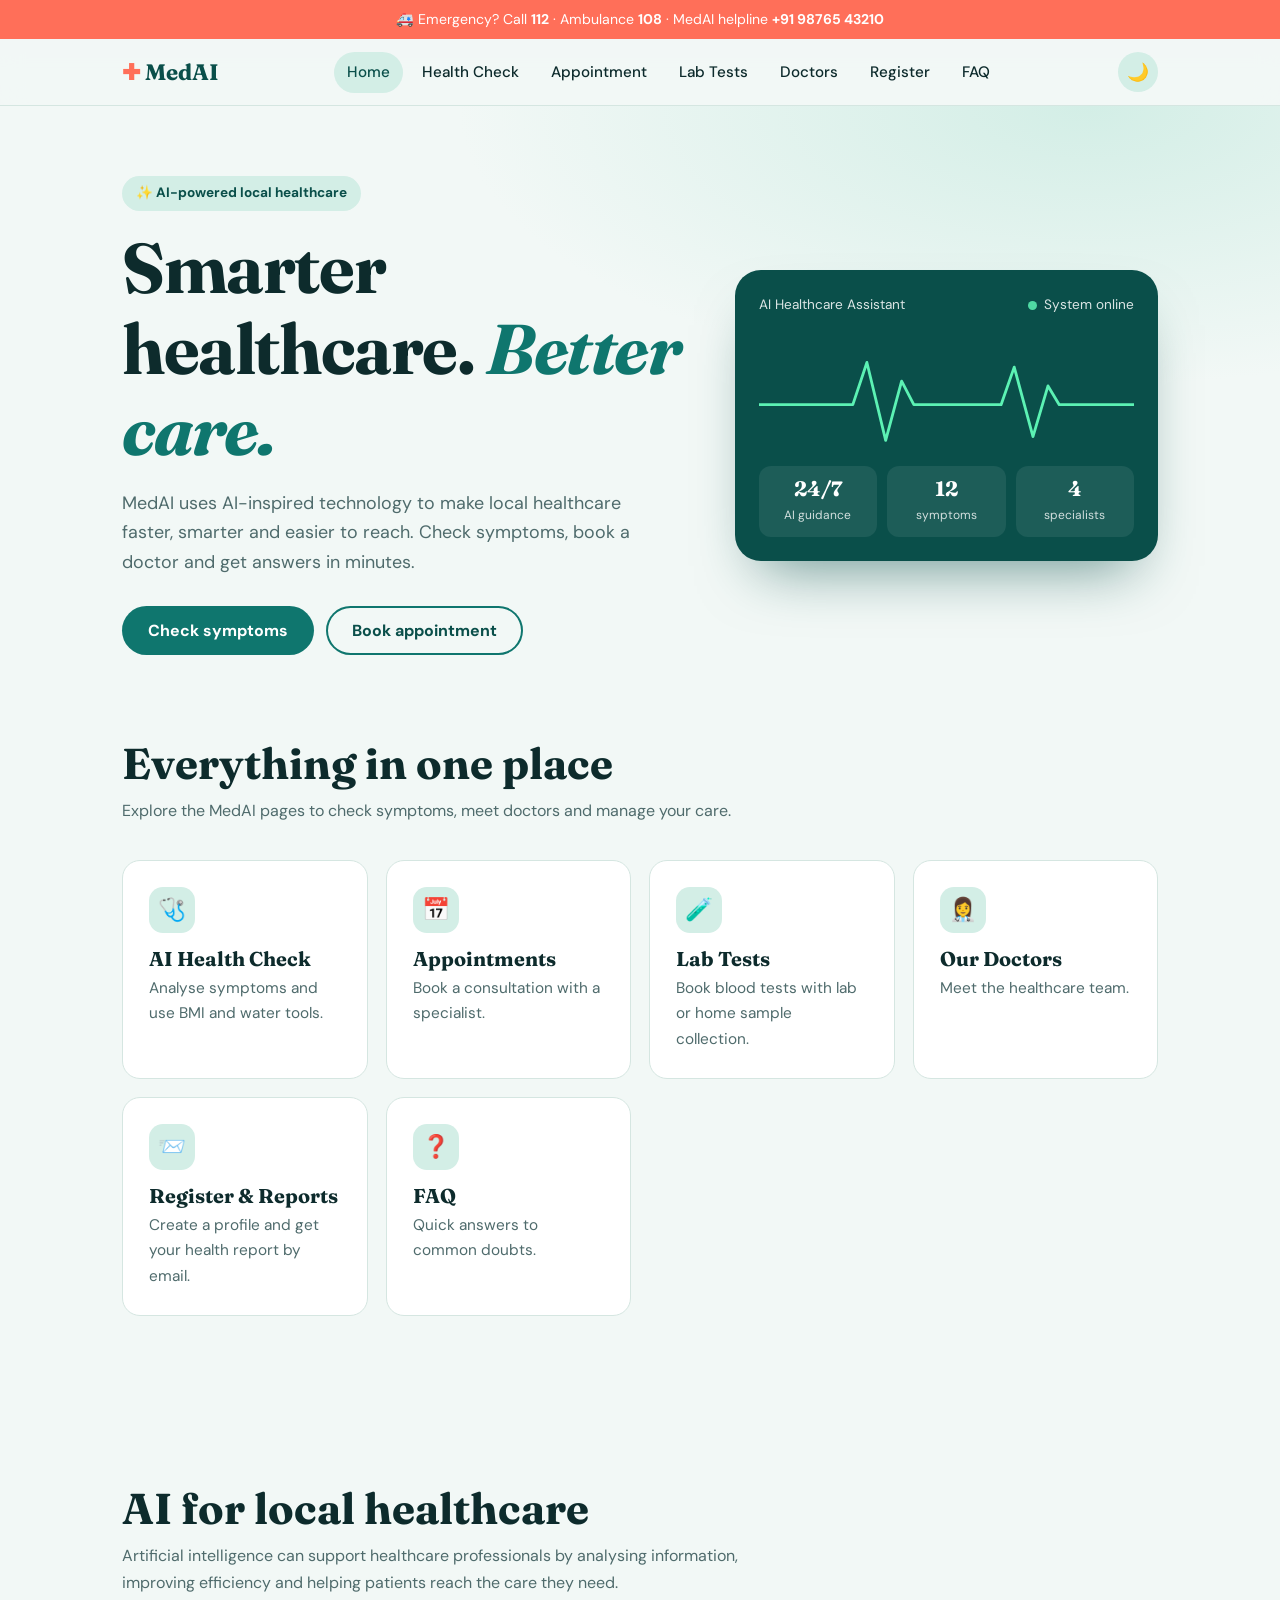
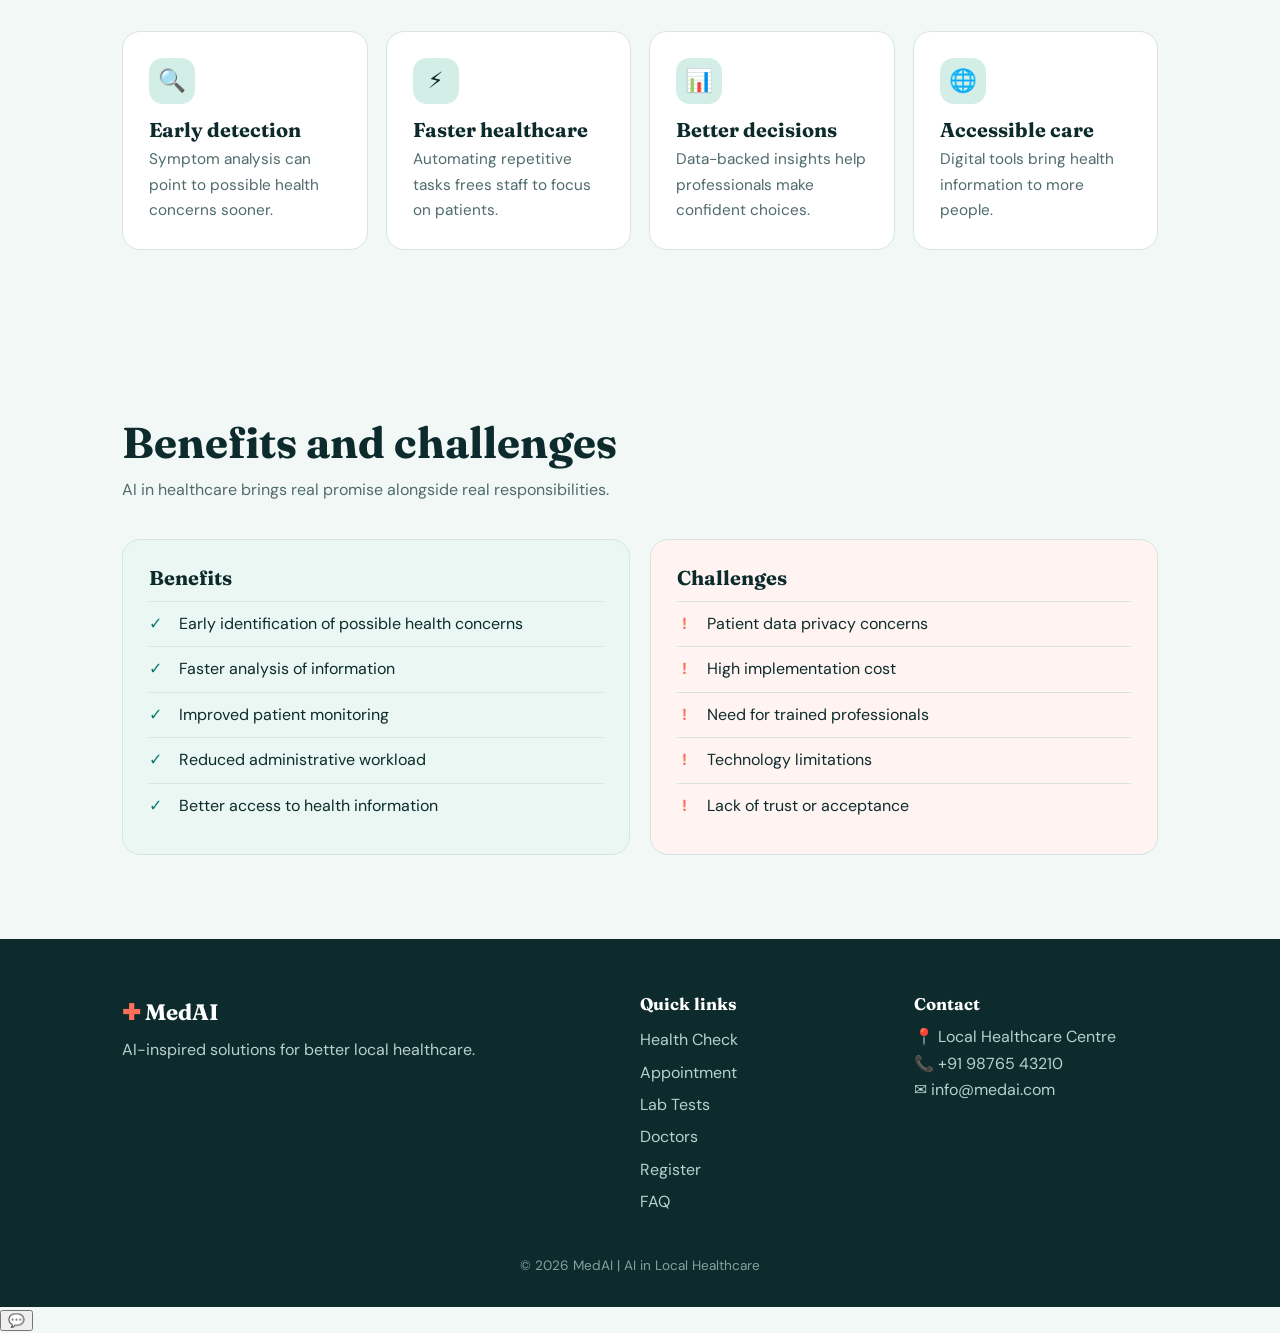
<file: index.html>
<!DOCTYPE html>
<html lang="en">
<head>
<meta charset="UTF-8">
<meta name="viewport" content="width=device-width, initial-scale=1">
<title>MedAI | AI in Local Healthcare</title>
<meta name="description" content="MedAI: AI-inspired solutions for better local healthcare.">
<link rel="preconnect" href="https://fonts.googleapis.com">
<link rel="preconnect" href="https://fonts.gstatic.com" crossorigin>
<link href="https://fonts.googleapis.com/css2?family=Fraunces:opsz,wght@9..144,500;9..144,700&family=DM+Sans:wght@400;500;700&display=swap" rel="stylesheet">
<script>try{var t=localStorage.getItem('medai-dark');if(t===null?matchMedia('(prefers-color-scheme:dark)').matches:t==='1')document.documentElement.dataset.theme='dark'}catch(e){}</script>
<link rel="stylesheet" href="style.css">
</head>
<body>
<main id="main">
<section class="hero" id="home"><div class="wrap">
<div>
<span class="pill">✨ AI-powered local healthcare</span>
<h1>Smarter healthcare. <em>Better care.</em></h1>
<p>MedAI uses AI-inspired technology to make local healthcare faster, smarter and easier to reach. Check symptoms, book a doctor and get answers in minutes.</p>
<div class="cta"><a class="btn" href="health-check.html">Check symptoms</a><a class="btn alt" href="appointment.html">Book appointment</a></div>
</div>
<div class="monitor" aria-hidden="true">
<header><span>AI Healthcare Assistant</span><span class="live"><i></i>System online</span></header>
<svg viewBox="0 0 400 120"><path class="ecg" d="M0 70 H80 L100 70 L115 25 L135 108 L152 45 L165 70 H240 L258 70 L272 30 L292 104 L308 50 L320 70 H400"/></svg>
<div class="stats"><div><b>24/7</b><span>AI guidance</span></div><div><b>12</b><span>symptoms</span></div><div><b>4</b><span>specialists</span></div></div>
</div></div></section>

<section><div class="wrap">
<h2>Everything in one place</h2>
<p class="lead">Explore the MedAI pages to check symptoms, meet doctors and manage your care.</p>
<div class="grid4">
<a class="card lnk" href="health-check.html"><div class="ic">🩺</div><h3>AI Health Check</h3><p>Analyse symptoms and use BMI and water tools.</p></a>
<a class="card lnk" href="appointment.html"><div class="ic">📅</div><h3>Appointments</h3><p>Book a consultation with a specialist.</p></a>
<a class="card lnk" href="tests.html"><div class="ic">🧪</div><h3>Lab Tests</h3><p>Book blood tests with lab or home sample collection.</p></a>
<a class="card lnk" href="doctors.html"><div class="ic">👩‍⚕️</div><h3>Our Doctors</h3><p>Meet the healthcare team.</p></a>
<a class="card lnk" href="register.html"><div class="ic">📨</div><h3>Register &amp; Reports</h3><p>Create a profile and get your health report by email.</p></a>
<a class="card lnk" href="faq.html"><div class="ic">❓</div><h3>FAQ</h3><p>Quick answers to common doubts.</p></a>
</div></div></section>

<section id="about"><div class="wrap">
<h2>AI for local healthcare</h2>
<p class="lead">Artificial intelligence can support healthcare professionals by analysing information, improving efficiency and helping patients reach the care they need.</p>
<div class="grid4">
<div class="card"><div class="ic">🔍</div><h3>Early detection</h3><p>Symptom analysis can point to possible health concerns sooner.</p></div>
<div class="card"><div class="ic">⚡</div><h3>Faster healthcare</h3><p>Automating repetitive tasks frees staff to focus on patients.</p></div>
<div class="card"><div class="ic">📊</div><h3>Better decisions</h3><p>Data-backed insights help professionals make confident choices.</p></div>
<div class="card"><div class="ic">🌐</div><h3>Accessible care</h3><p>Digital tools bring health information to more people.</p></div>
</div></div></section>

<section><div class="wrap">
<h2>Benefits and challenges</h2>
<p class="lead">AI in healthcare brings real promise alongside real responsibilities.</p>
<div class="two">
<div class="card pro"><h3>Benefits</h3><ul><li>Early identification of possible health concerns</li><li>Faster analysis of information</li><li>Improved patient monitoring</li><li>Reduced administrative workload</li><li>Better access to health information</li></ul></div>
<div class="card con"><h3>Challenges</h3><ul><li>Patient data privacy concerns</li><li>High implementation cost</li><li>Need for trained professionals</li><li>Technology limitations</li><li>Lack of trust or acceptance</li></ul></div>
</div></div></section>
</main>
<script src="config.js"></script>
<script src="app.js"></script>
<script src="pages.js"></script>
</body>
</html>
</file>
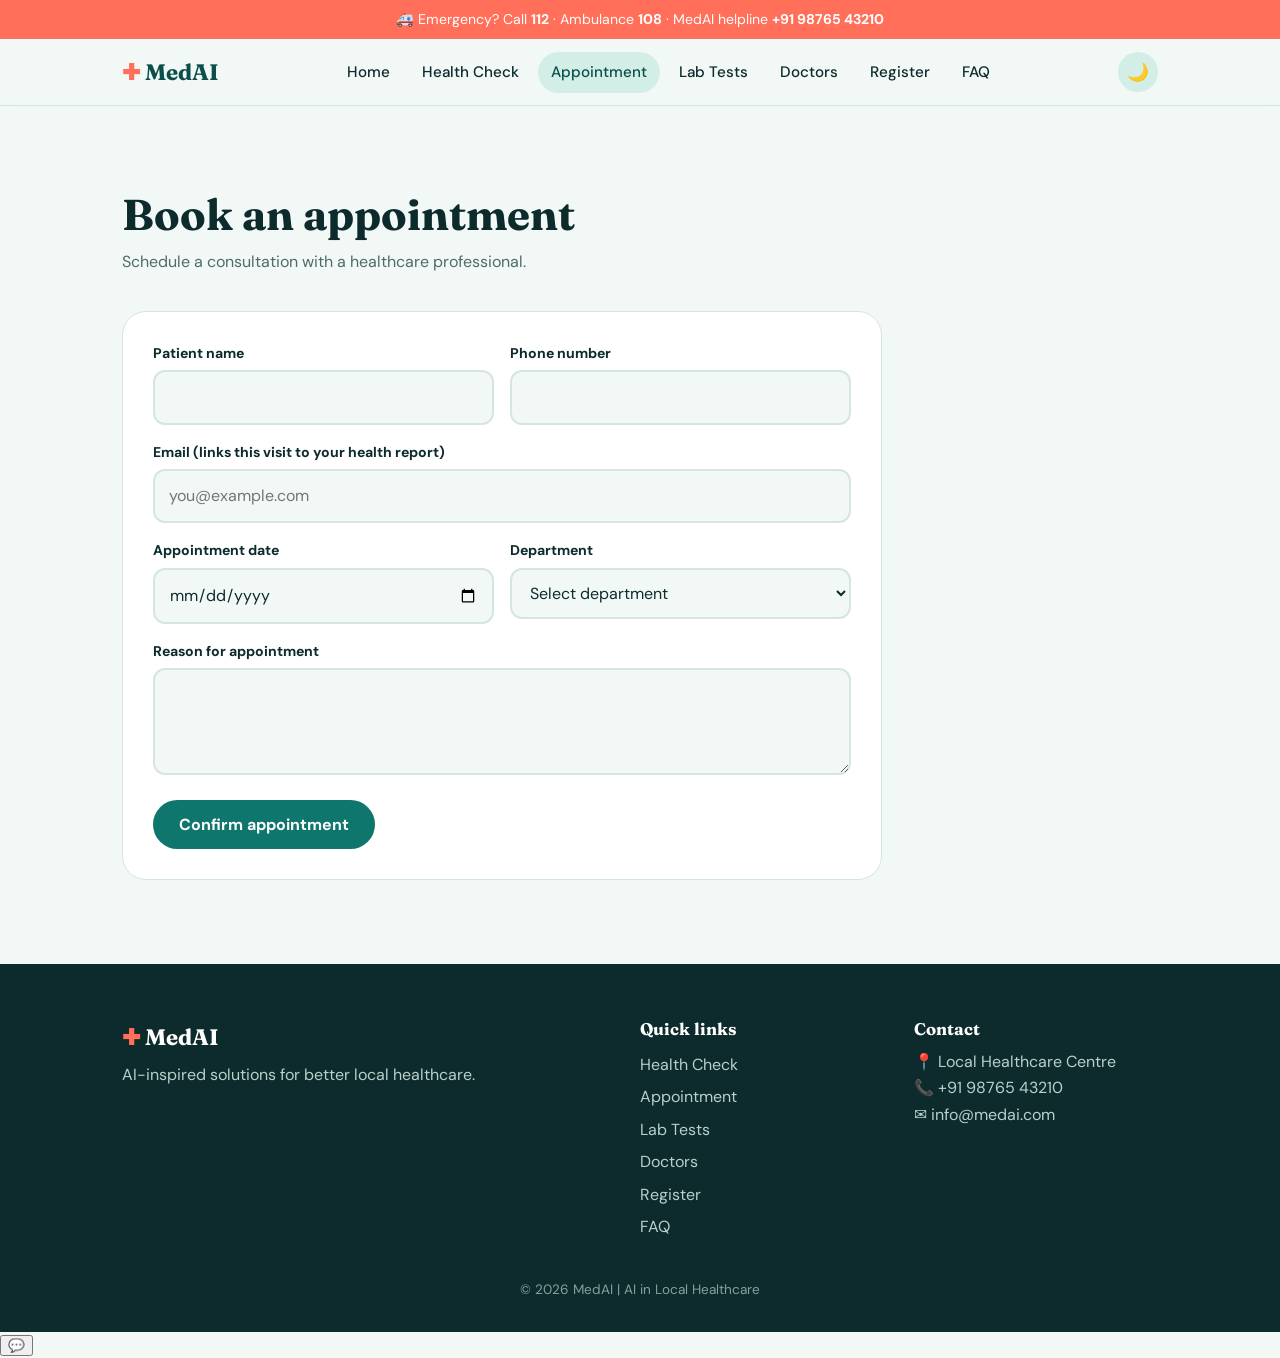
<file: appointment.html>
<!DOCTYPE html>
<html lang="en">
<head>
<meta charset="UTF-8">
<meta name="viewport" content="width=device-width, initial-scale=1">
<title>Book an Appointment | MedAI</title>
<meta name="description" content="MedAI: AI-inspired solutions for better local healthcare.">
<link rel="preconnect" href="https://fonts.googleapis.com">
<link rel="preconnect" href="https://fonts.gstatic.com" crossorigin>
<link href="https://fonts.googleapis.com/css2?family=Fraunces:opsz,wght@9..144,500;9..144,700&family=DM+Sans:wght@400;500;700&display=swap" rel="stylesheet">
<script>try{var t=localStorage.getItem('medai-dark');if(t===null?matchMedia('(prefers-color-scheme:dark)').matches:t==='1')document.documentElement.dataset.theme='dark'}catch(e){}</script>
<link rel="stylesheet" href="style.css">
</head>
<body>
<main id="main">
<section id="appointment"><div class="wrap">
<h2>Book an appointment</h2>
<p class="lead">Schedule a consultation with a healthcare professional.</p>
<form class="form" id="apptForm">
<div><label for="an">Patient name</label><input id="an" required></div>
<div><label for="ap">Phone number</label><input id="ap" type="tel" required></div>
<div class="full"><label for="aem">Email (links this visit to your health report)</label><input id="aem" type="email" placeholder="you@example.com"></div>
<div><label for="ad">Appointment date</label><input id="ad" type="date" required></div>
<div><label for="adep">Department</label><select id="adep" required><option value="">Select department</option><option>General Medicine</option><option>Cardiology</option><option>Pediatrics</option><option>Dermatology</option><option>Orthopedics</option></select></div>
<div class="full"><label for="ar">Reason for appointment</label><textarea id="ar" rows="3"></textarea></div>
<div class="full"><button class="btn" type="submit">Confirm appointment</button></div>
<div class="ok" id="apptOk"></div>
</form></div></section>
</main>
<script src="config.js"></script>
<script src="app.js"></script>
<script src="pages.js"></script>
</body>
</html>
</file>
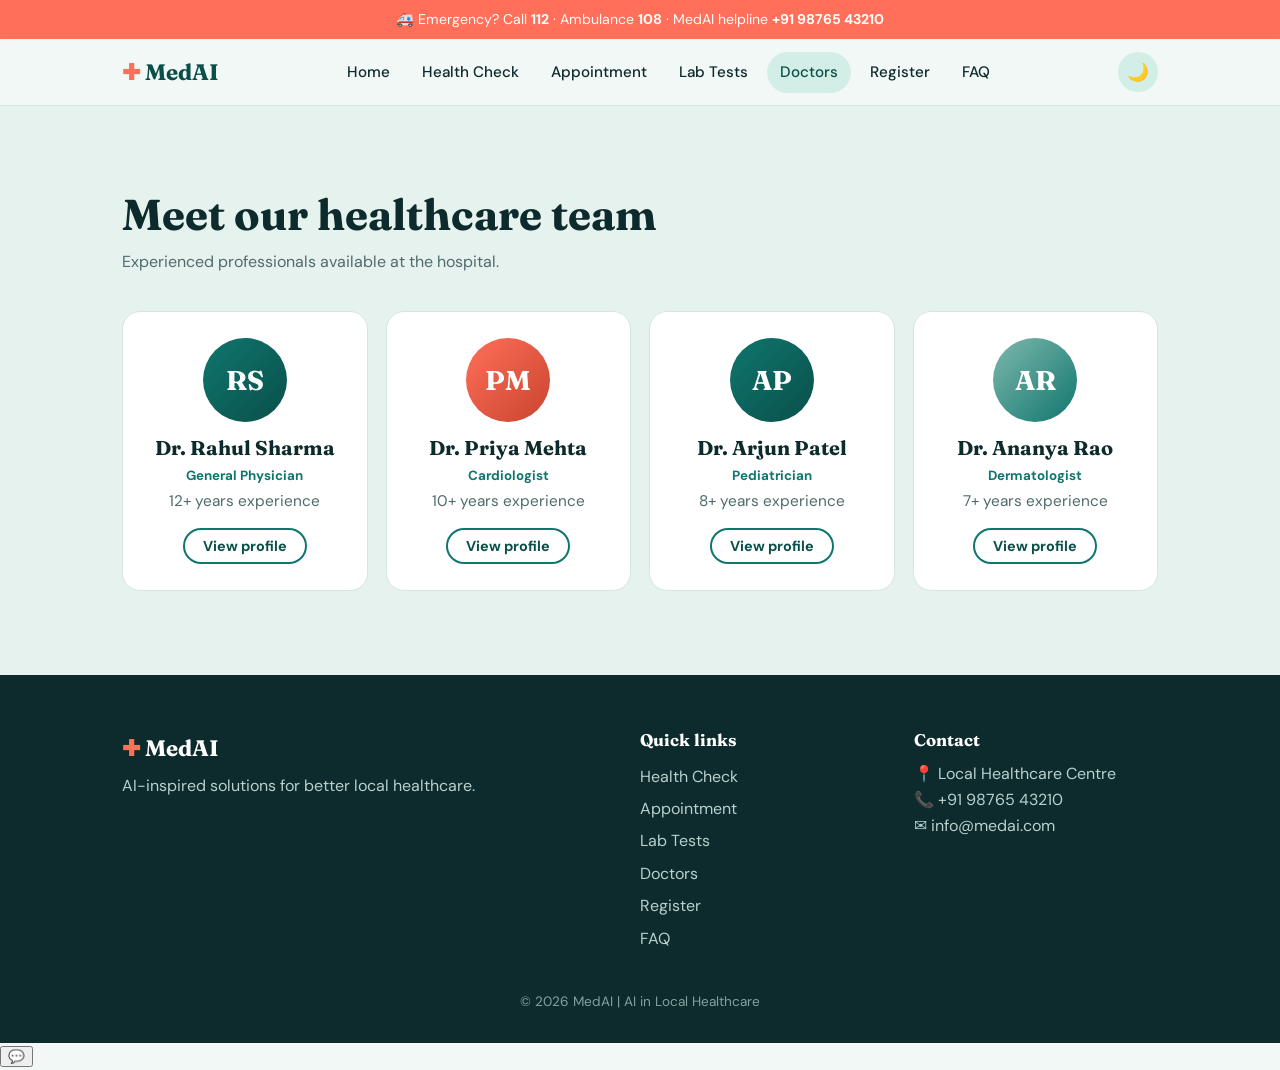
<file: doctors.html>
<!DOCTYPE html>
<html lang="en">
<head>
<meta charset="UTF-8">
<meta name="viewport" content="width=device-width, initial-scale=1">
<title>Our Doctors | MedAI</title>
<meta name="description" content="MedAI: AI-inspired solutions for better local healthcare.">
<link rel="preconnect" href="https://fonts.googleapis.com">
<link rel="preconnect" href="https://fonts.gstatic.com" crossorigin>
<link href="https://fonts.googleapis.com/css2?family=Fraunces:opsz,wght@9..144,500;9..144,700&family=DM+Sans:wght@400;500;700&display=swap" rel="stylesheet">
<script>try{var t=localStorage.getItem('medai-dark');if(t===null?matchMedia('(prefers-color-scheme:dark)').matches:t==='1')document.documentElement.dataset.theme='dark'}catch(e){}</script>
<link rel="stylesheet" href="style.css">
</head>
<body>
<main id="main">
<section id="staff" style="background:var(--soft)"><div class="wrap">
<h2>Meet our healthcare team</h2>
<p class="lead">Experienced professionals available at the hospital.</p>
<div class="grid4" id="docs"></div>
</div></section>

<dialog id="dlg"><h3 id="dn"></h3><p id="dr" style="color:var(--teal);font-weight:700"></p><p id="dx" style="margin:12px 0 20px"></p><button class="btn" onclick="dlg.close()">Close</button></dialog>
</main>
<script src="config.js"></script>
<script src="app.js"></script>
<script src="pages.js"></script>
</body>
</html>
</file>
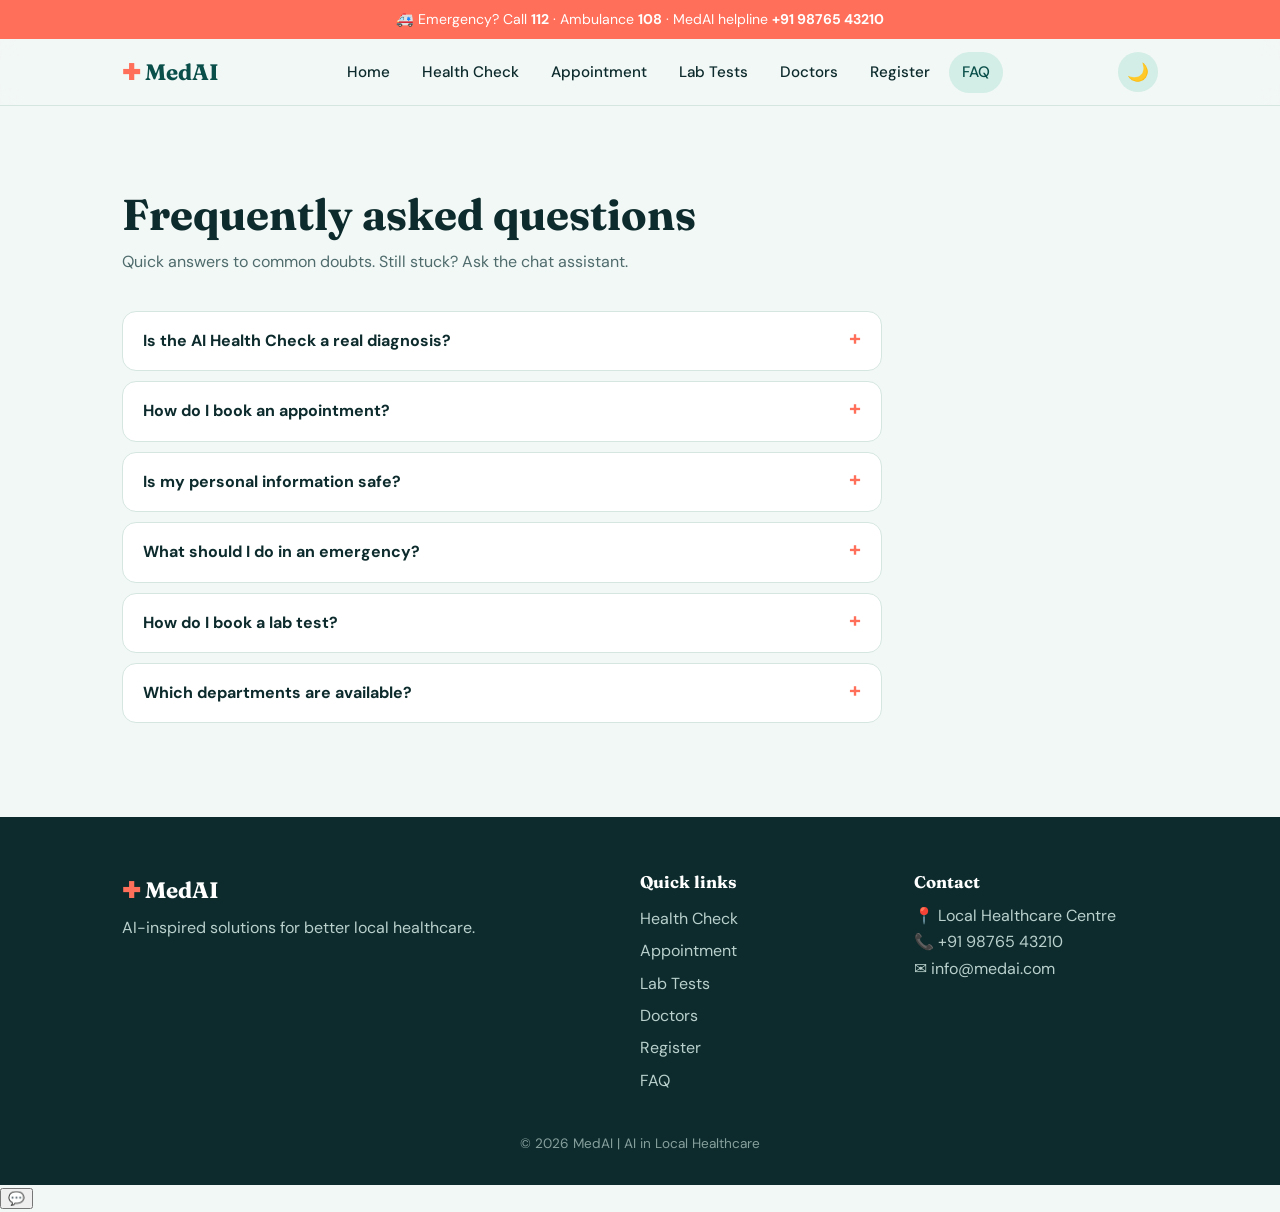
<file: faq.html>
<!DOCTYPE html>
<html lang="en">
<head>
<meta charset="UTF-8">
<meta name="viewport" content="width=device-width, initial-scale=1">
<title>FAQ | MedAI</title>
<meta name="description" content="MedAI: AI-inspired solutions for better local healthcare.">
<link rel="preconnect" href="https://fonts.googleapis.com">
<link rel="preconnect" href="https://fonts.gstatic.com" crossorigin>
<link href="https://fonts.googleapis.com/css2?family=Fraunces:opsz,wght@9..144,500;9..144,700&family=DM+Sans:wght@400;500;700&display=swap" rel="stylesheet">
<script>try{var t=localStorage.getItem('medai-dark');if(t===null?matchMedia('(prefers-color-scheme:dark)').matches:t==='1')document.documentElement.dataset.theme='dark'}catch(e){}</script>
<link rel="stylesheet" href="style.css">
</head>
<body>
<main id="main">
<section id="faq"><div class="wrap">
<h2>Frequently asked questions</h2>
<p class="lead">Quick answers to common doubts. Still stuck? Ask the chat assistant.</p>
<details><summary>Is the AI Health Check a real diagnosis?</summary><p>No. It compares your symptoms with a small demonstration database for learning purposes. Always consult a qualified doctor for medical concerns.</p></details>
<details><summary>How do I book an appointment?</summary><p>Open the Appointment page, enter your details, choose a department and date, then confirm.</p></details>
<details><summary>Is my personal information safe?</summary><p>Privacy is a core challenge in healthcare AI. In this demo, form details stay in your browser and are not sent anywhere.</p></details>
<details><summary>What should I do in an emergency?</summary><p>Call 112 or ambulance service 108 straight away. Do not wait for an online result.</p></details>
<details><summary>How do I book a lab test?</summary><p>Open the Lab Tests page, select the tests you need, choose a date and time slot, and pick lab visit or home sample collection. You’ll get a confirmation by notification and email.</p></details>
<details><summary>Which departments are available?</summary><p>General Medicine, Cardiology, Pediatrics, Dermatology and Orthopedics.</p></details>
</div></section>
</main>
<script src="config.js"></script>
<script src="app.js"></script>
<script src="pages.js"></script>
</body>
</html>
</file>
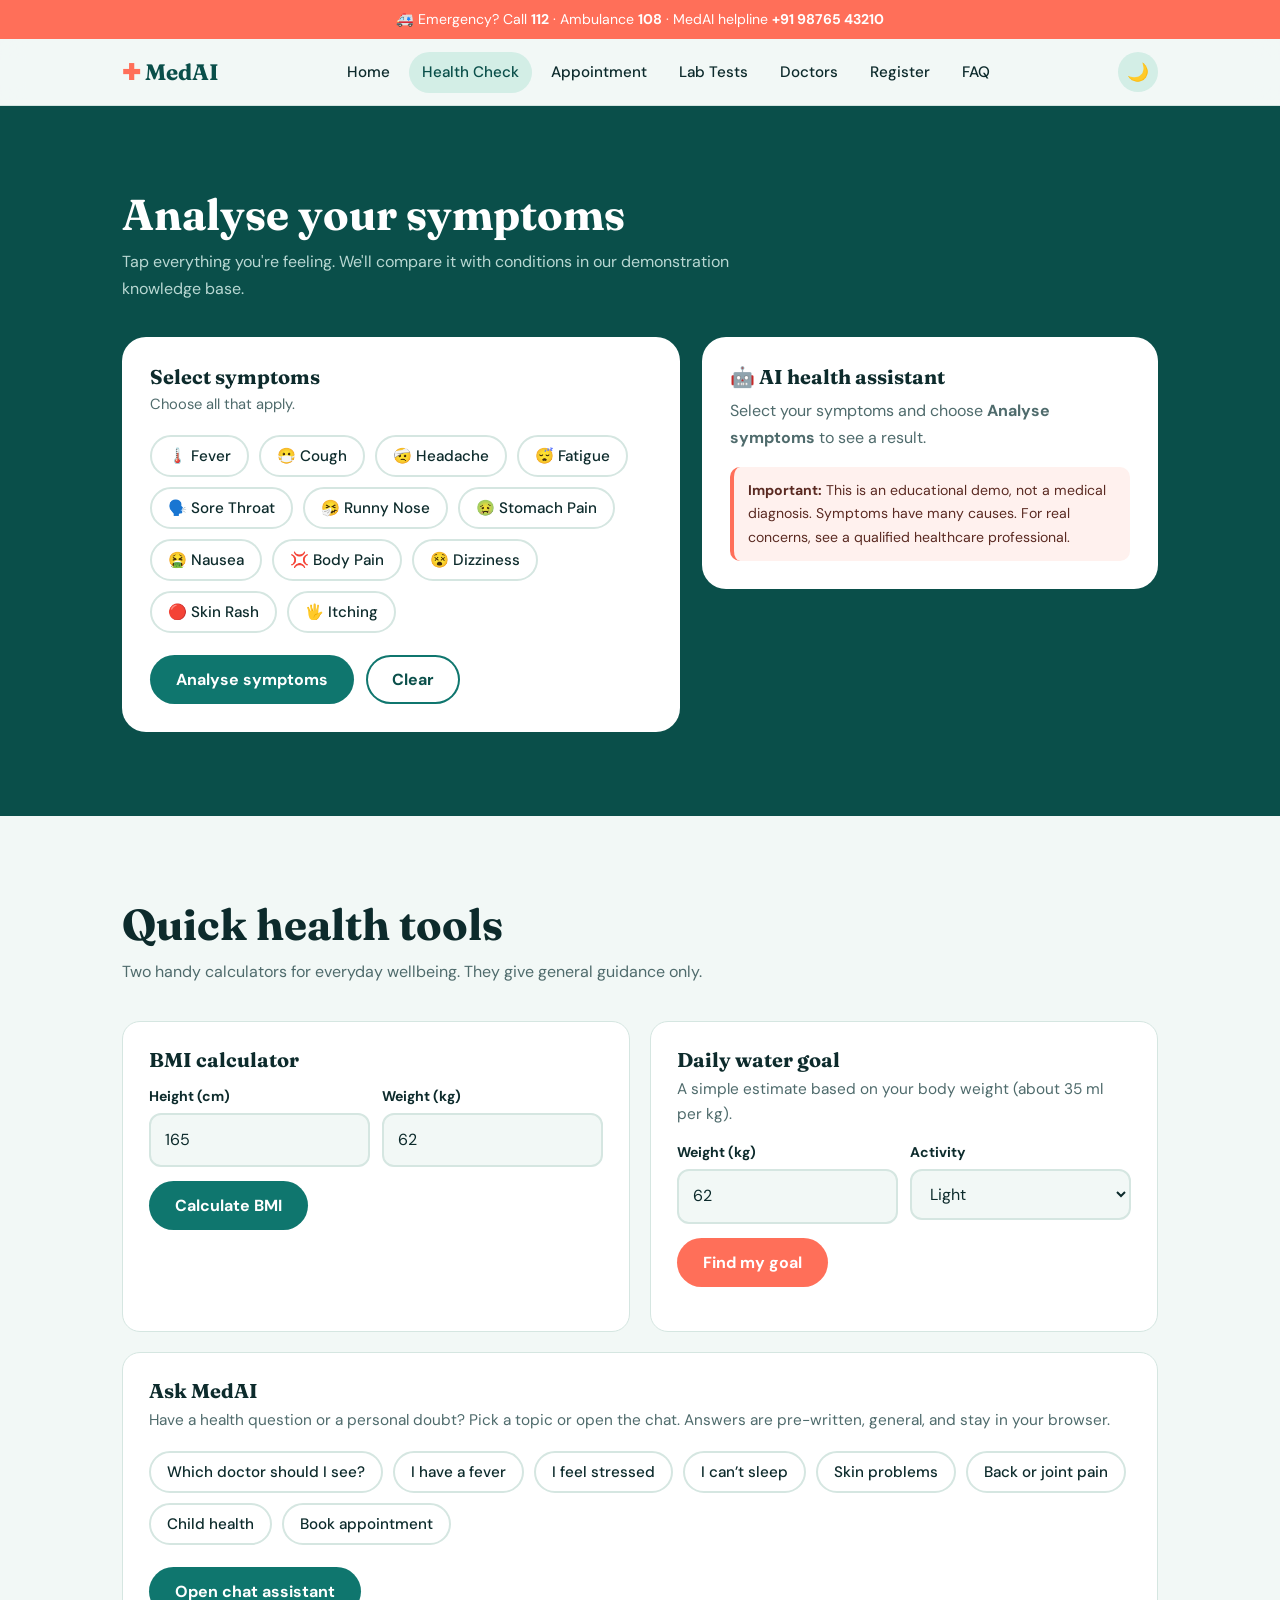
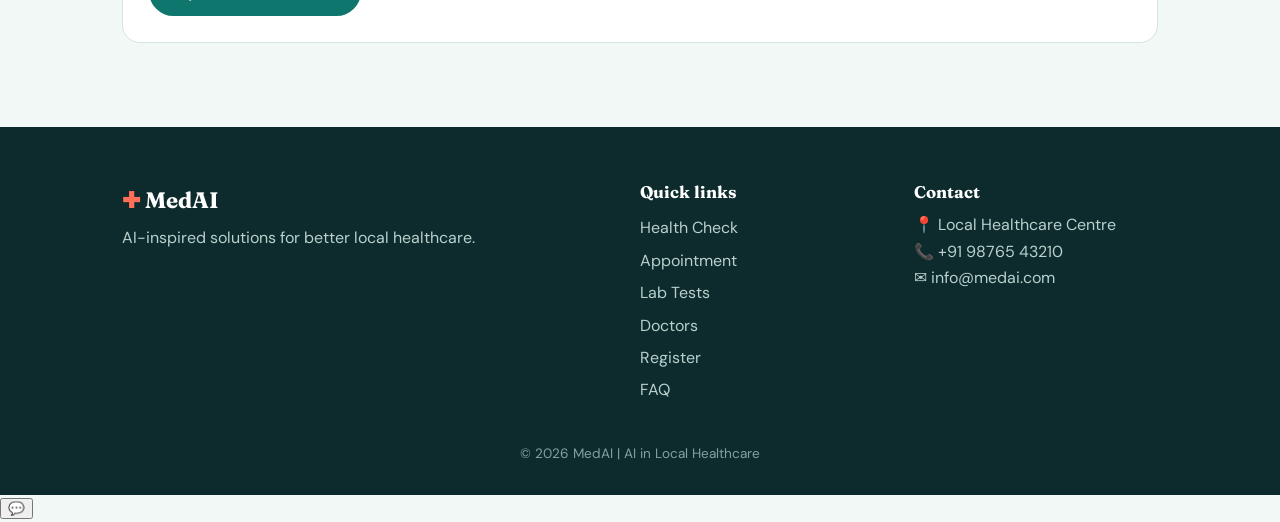
<file: health-check.html>
<!DOCTYPE html>
<html lang="en">
<head>
<meta charset="UTF-8">
<meta name="viewport" content="width=device-width, initial-scale=1">
<title>AI Health Check | MedAI</title>
<meta name="description" content="MedAI: AI-inspired solutions for better local healthcare.">
<link rel="preconnect" href="https://fonts.googleapis.com">
<link rel="preconnect" href="https://fonts.gstatic.com" crossorigin>
<link href="https://fonts.googleapis.com/css2?family=Fraunces:opsz,wght@9..144,500;9..144,700&family=DM+Sans:wght@400;500;700&display=swap" rel="stylesheet">
<script>try{var t=localStorage.getItem('medai-dark');if(t===null?matchMedia('(prefers-color-scheme:dark)').matches:t==='1')document.documentElement.dataset.theme='dark'}catch(e){}</script>
<link rel="stylesheet" href="style.css">
</head>
<body>
<main id="main">
<section class="band" id="symptoms"><div class="wrap">
<h2>Analyse your symptoms</h2>
<p class="lead">Tap everything you're feeling. We'll compare it with conditions in our demonstration knowledge base.</p>
<div class="checker">
<div class="panel">
<h3>Select symptoms</h3><p style="color:var(--mute);font-size:.92rem">Choose all that apply.</p>
<div class="chips" id="chips"></div>
<div class="cta"><button class="btn" id="analyze">Analyse symptoms</button><button class="btn alt" id="clear">Clear</button></div>
</div>
<div class="panel result" aria-live="polite">
<h3>🤖 AI health assistant</h3>
<div id="out"><p style="color:var(--mute);margin-top:10px">Select your symptoms and choose <b>Analyse symptoms</b> to see a result.</p></div>
<p class="note"><b>Important:</b> This is an educational demo, not a medical diagnosis. Symptoms have many causes. For real concerns, see a qualified healthcare professional.</p>
</div></div></div></section>

<section id="tools"><div class="wrap">
<h2>Quick health tools</h2>
<p class="lead">Two handy calculators for everyday wellbeing. They give general guidance only.</p>
<div class="tools">
<div class="card"><h3>BMI calculator</h3>
<div class="row"><div><label for="bh">Height (cm)</label><input id="bh" type="number" min="50" max="250" value="165"></div><div><label for="bw">Weight (kg)</label><input id="bw" type="number" min="10" max="300" value="62"></div></div>
<button class="btn" id="bcalc" type="button">Calculate BMI</button>
<div id="bout" aria-live="polite" style="margin-top:18px"></div></div>
<div class="card"><h3>Daily water goal</h3>
<p>A simple estimate based on your body weight (about 35 ml per kg).</p>
<div class="row"><div><label for="ww">Weight (kg)</label><input id="ww" type="number" min="10" max="300" value="62"></div><div><label for="wa">Activity</label><select id="wa"><option value="0">Light</option><option value="0.5">Moderate (+0.5 L)</option><option value="1">High (+1 L)</option></select></div></div>
<button class="btn coral" id="wcalc" type="button">Find my goal</button>
<div id="wout" aria-live="polite" style="margin-top:18px"></div></div>
 <div class="card" style="grid-column:1/-1"><h3>Ask MedAI</h3>
<p>Have a health question or a personal doubt? Pick a topic or open the chat. Answers are pre-written, general, and stay in your browser.</p>
<div class="chips" id="topics"></div><button class="btn" id="openchat" type="button">Open chat assistant</button></div>
</div></div></section>
</main>
<script src="config.js"></script>
<script src="app.js"></script>
<script src="pages.js"></script>
</body>
</html>
</file>
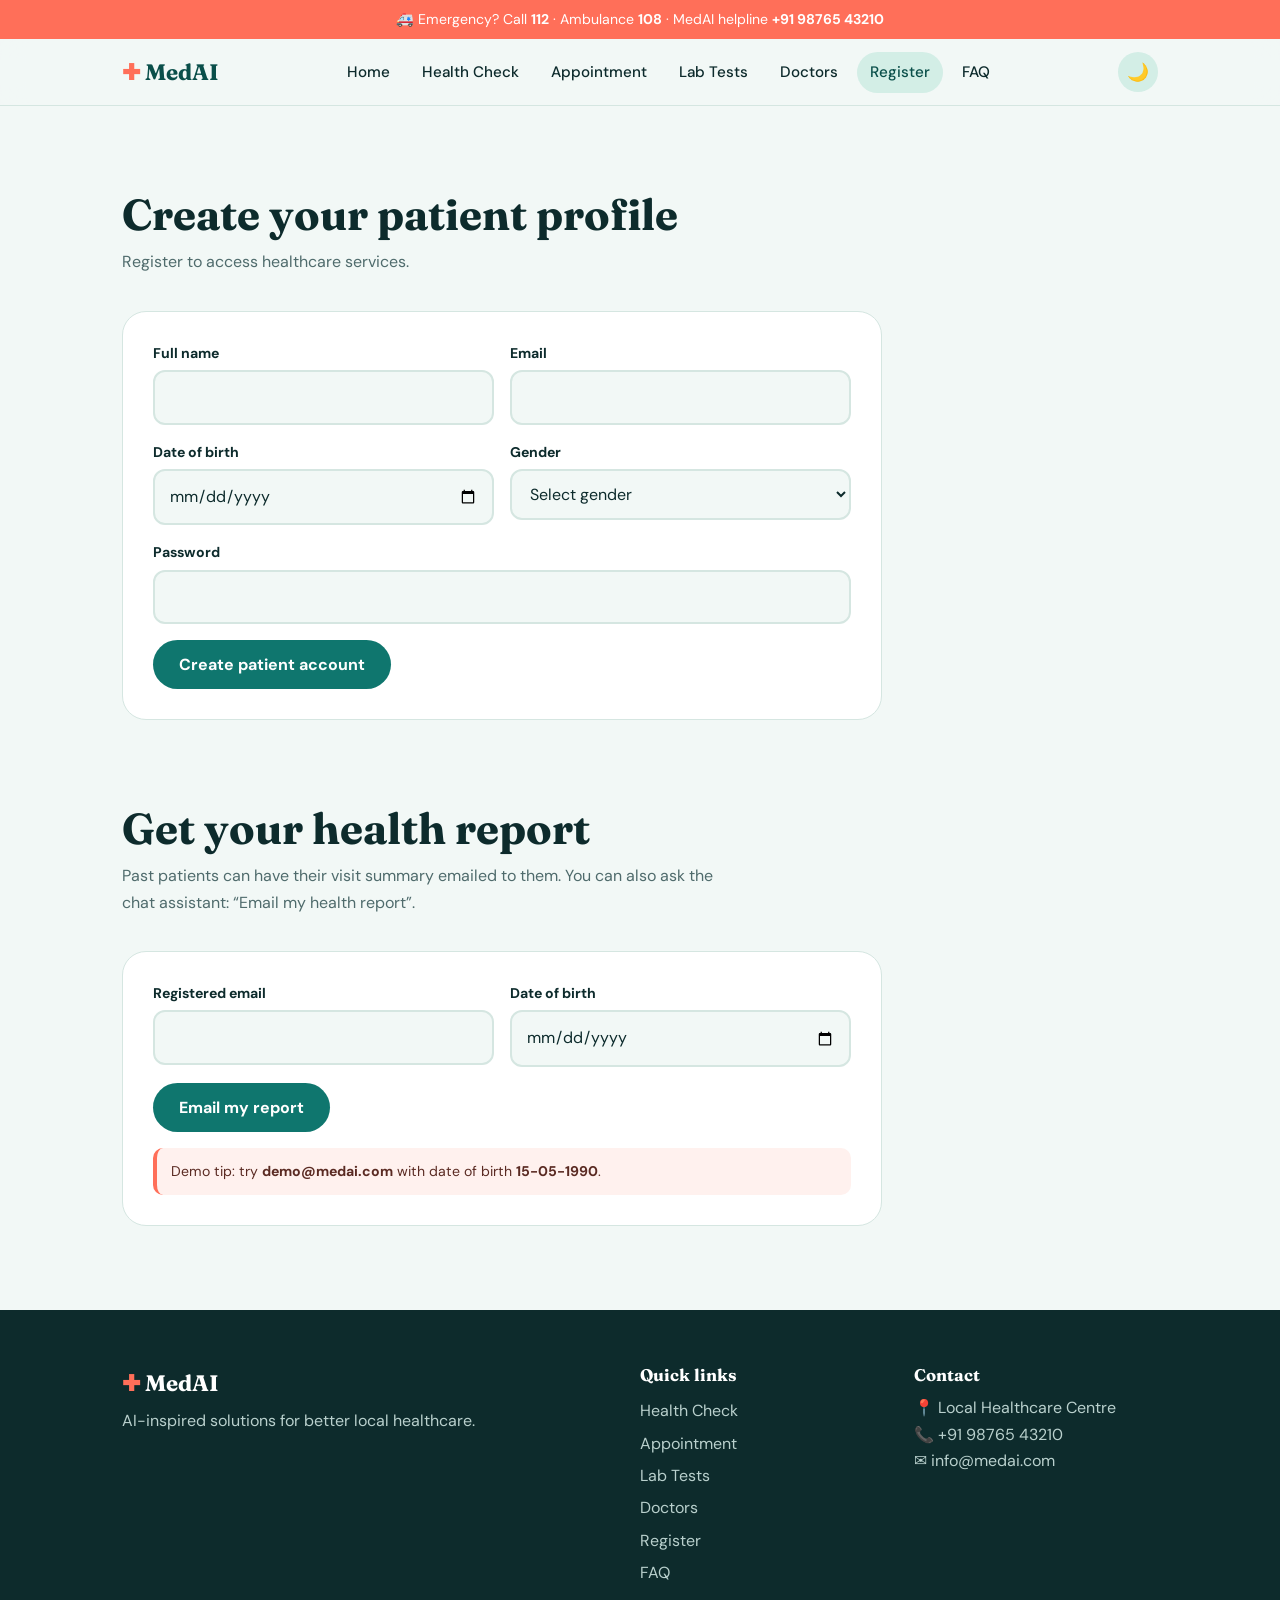
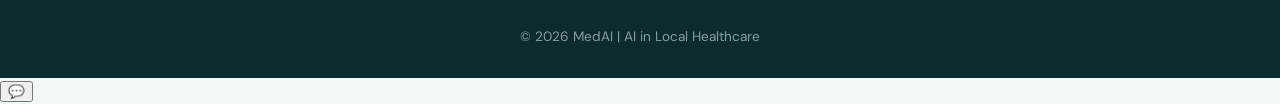
<file: register.html>
<!DOCTYPE html>
<html lang="en">
<head>
<meta charset="UTF-8">
<meta name="viewport" content="width=device-width, initial-scale=1">
<title>Register & Health Reports | MedAI</title>
<meta name="description" content="MedAI: AI-inspired solutions for better local healthcare.">
<link rel="preconnect" href="https://fonts.googleapis.com">
<link rel="preconnect" href="https://fonts.gstatic.com" crossorigin>
<link href="https://fonts.googleapis.com/css2?family=Fraunces:opsz,wght@9..144,500;9..144,700&family=DM+Sans:wght@400;500;700&display=swap" rel="stylesheet">
<script>try{var t=localStorage.getItem('medai-dark');if(t===null?matchMedia('(prefers-color-scheme:dark)').matches:t==='1')document.documentElement.dataset.theme='dark'}catch(e){}</script>
<link rel="stylesheet" href="style.css">
</head>
<body>
<main id="main">
<section id="register"><div class="wrap">
<h2>Create your patient profile</h2>
<p class="lead">Register to access healthcare services.</p>
<form class="form" id="regForm">
<div><label for="rn">Full name</label><input id="rn" required></div>
<div><label for="re">Email</label><input id="re" type="email" required></div>
<div><label for="rd">Date of birth</label><input id="rd" type="date" required></div>
<div><label for="rg">Gender</label><select id="rg" required><option value="">Select gender</option><option>Male</option><option>Female</option><option>Other</option></select></div>
<div class="full"><label for="rp">Password</label><input id="rp" type="password" minlength="6" required></div>
<div class="full"><button class="btn" type="submit">Create patient account</button></div>
<div class="ok" id="regOk"></div>
</form></div></section>


<section style="padding-top:0"><div class="wrap">
<h2>Get your health report</h2>
<p class="lead">Past patients can have their visit summary emailed to them. You can also ask the chat assistant: “Email my health report”.</p>
<form class="form" id="repForm">
<div><label for="pe">Registered email</label><input id="pe" type="email" required></div>
<div><label for="pd">Date of birth</label><input id="pd" type="date" required></div>
<div class="full"><button class="btn" type="submit">Email my report</button></div>
<div class="ok" id="repOk" aria-live="polite"></div>
<p class="note full" style="margin:0">Demo tip: try <b>demo@medai.com</b> with date of birth <b>15-05-1990</b>.</p>
</form></div></section>
</main>
<script src="config.js"></script>
<script src="app.js"></script>
<script src="pages.js"></script>
</body>
</html>
</file>
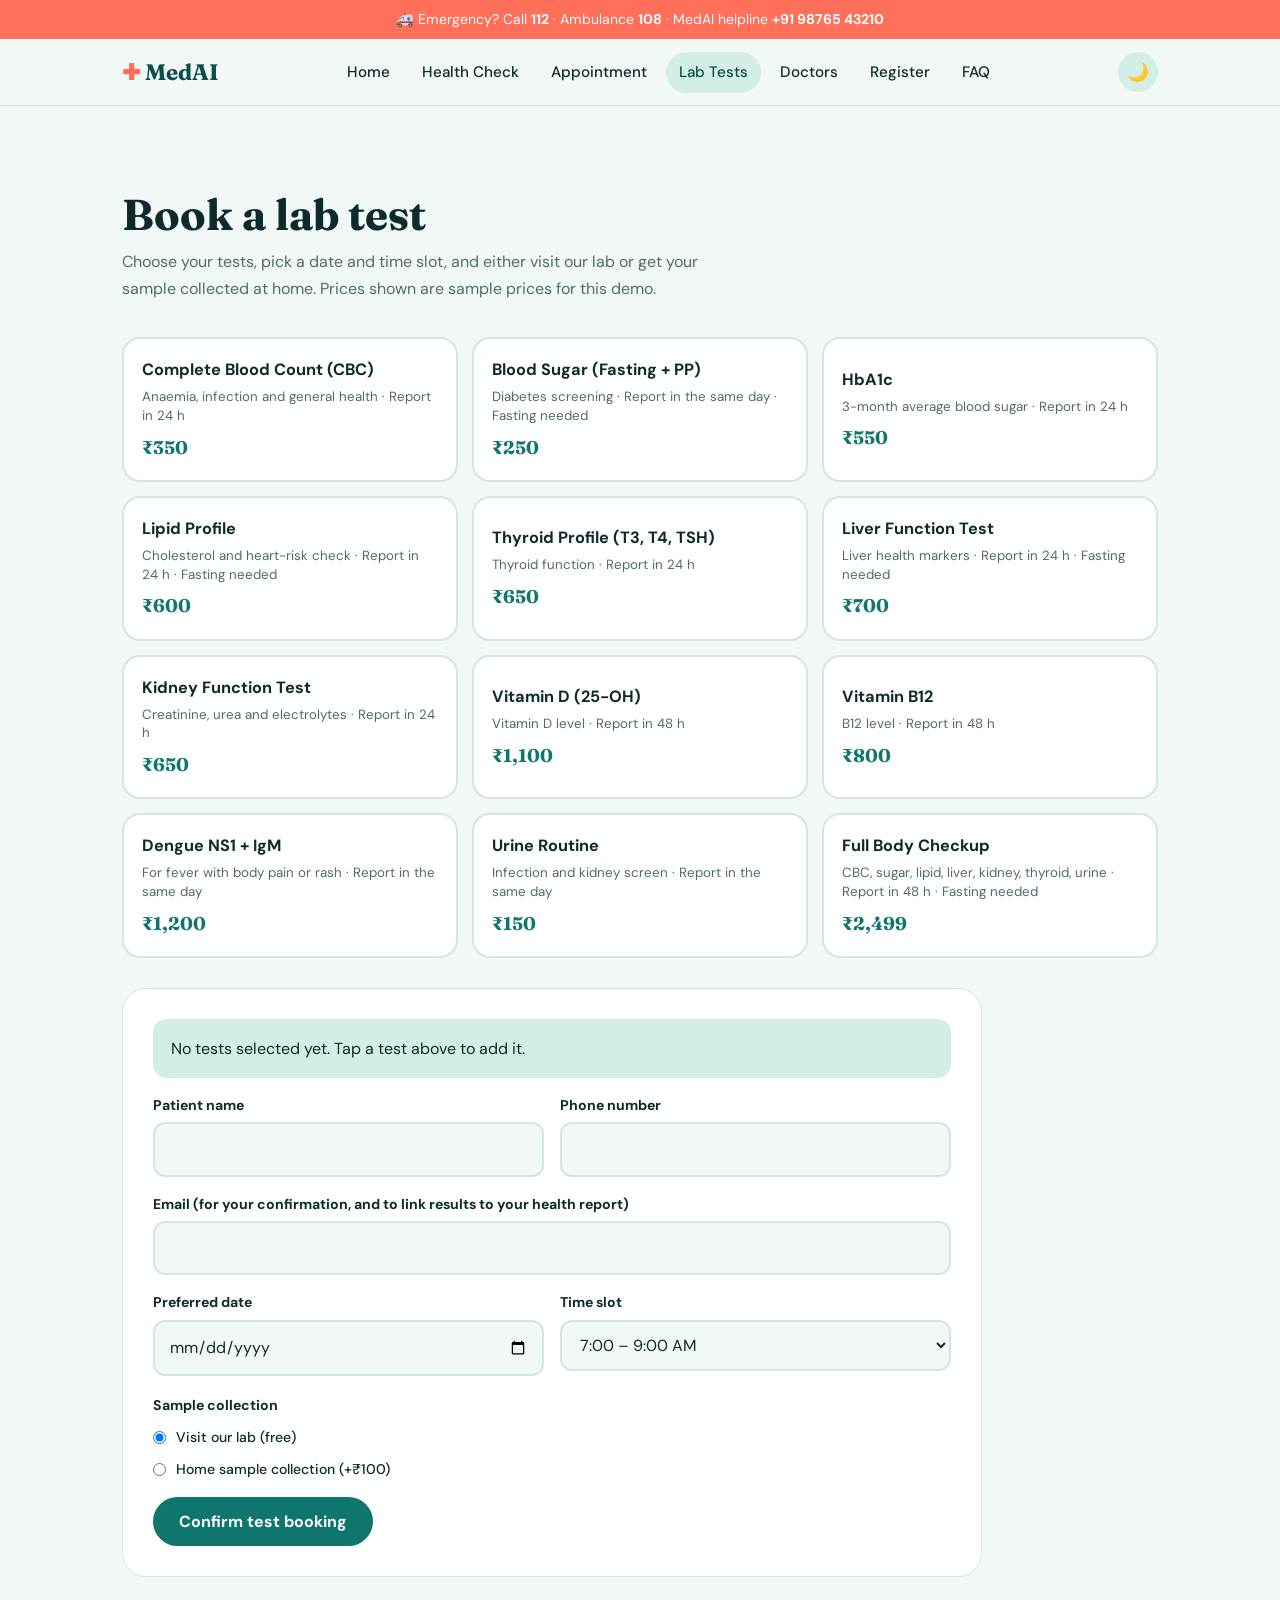
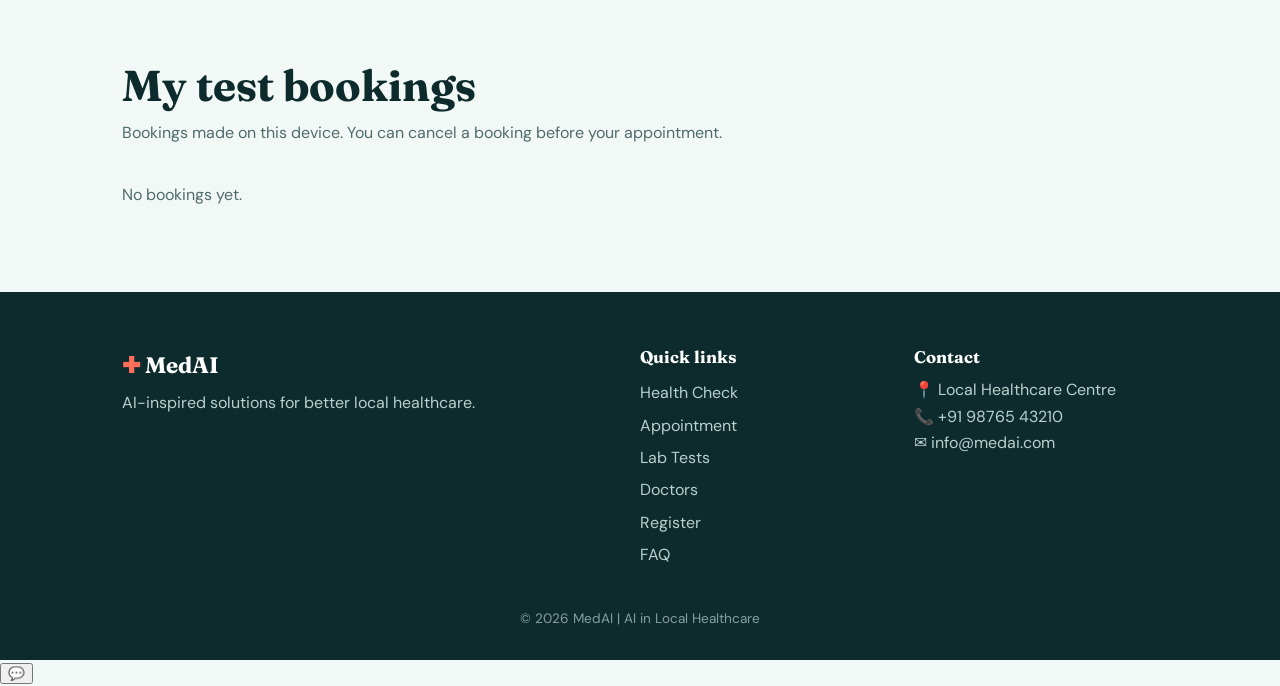
<file: tests.html>
<!DOCTYPE html>
<html lang="en">
<head>
<meta charset="UTF-8">
<meta name="viewport" content="width=device-width, initial-scale=1">
<title>Book a Lab Test | MedAI</title>
<meta name="description" content="MedAI: AI-inspired solutions for better local healthcare.">
<link rel="preconnect" href="https://fonts.googleapis.com">
<link rel="preconnect" href="https://fonts.gstatic.com" crossorigin>
<link href="https://fonts.googleapis.com/css2?family=Fraunces:opsz,wght@9..144,500;9..144,700&family=DM+Sans:wght@400;500;700&display=swap" rel="stylesheet">
<script>try{var t=localStorage.getItem('medai-dark');if(t===null?matchMedia('(prefers-color-scheme:dark)').matches:t==='1')document.documentElement.dataset.theme='dark'}catch(e){}</script>
<link rel="stylesheet" href="style.css">
</head>
<body>
<main id="main">
<section><div class="wrap">
<h2>Book a lab test</h2>
<p class="lead">Choose your tests, pick a date and time slot, and either visit our lab or get your sample collected at home. Prices shown are sample prices for this demo.</p>
<div class="tgrid" id="testGrid"></div>
<form class="form" id="testForm" style="max-width:860px">
<div class="full sum" id="sum" aria-live="polite">No tests selected yet. Tap a test above to add it.</div>
<div><label for="tn">Patient name</label><input id="tn" required></div>
<div><label for="tp">Phone number</label><input id="tp" type="tel" required></div>
<div class="full"><label for="te">Email (for your confirmation, and to link results to your health report)</label><input id="te" type="email" required></div>
<div><label for="td">Preferred date</label><input id="td" type="date" required></div>
<div><label for="ts">Time slot</label><select id="ts" required><option>7:00 – 9:00 AM</option><option>9:00 – 11:00 AM</option><option>11:00 AM – 1:00 PM</option><option>4:00 – 6:00 PM</option></select></div>
<div class="full"><b style="font-size:.88rem">Sample collection</b>
<label class="opt"><input type="radio" name="tc" value="lab" checked> Visit our lab (free)</label>
<label class="opt"><input type="radio" name="tc" value="home"> Home sample collection (+₹100)</label></div>
<div class="full" id="addrBox" hidden><label for="ta">Home address</label><textarea id="ta" rows="2"></textarea></div>
<div class="full"><button class="btn" type="submit">Confirm test booking</button></div>
<div class="ok" id="testOk" aria-live="polite"></div>
</form></div></section>

<section style="padding-top:0"><div class="wrap">
<h2>My test bookings</h2>
<p class="lead">Bookings made on this device. You can cancel a booking before your appointment.</p>
<div id="myTests"></div>
</div></section>
</main>
<script src="config.js"></script>
<script src="app.js"></script>
<script src="pages.js"></script>
</body>
</html>
</file>
<file: style.css>
:root{--bg:#F2F8F6;--ink:#0D2B2C;--mute:#4F6B6C;--teal:#0F766E;--deep:#0A4F4A;--mint:#D3EEE6;--coral:#FF6F59;--card:#fff;--line:#D5E6E1;--r:18px;--hdr:rgba(242,248,246,.88);--soft:#E6F2EE;--pro:#EAF7F2;--con:#FFF4F1;--notebg:#FFF1EE;--noteink:#5a2a22}
[data-theme=dark]{--bg:#09191A;--ink:#E3F0ED;--mute:#97B3AF;--teal:#34C2B3;--deep:#0E4A45;--mint:#123B38;--card:#102526;--line:#224445;--hdr:rgba(9,25,26,.88);--soft:#0D2122;--pro:#0F2E2B;--con:#2E1A17;--notebg:#2E1A17;--noteink:#FFD2C9}
[data-theme=dark] .btn,[data-theme=dark] .chip[aria-pressed=true],[data-theme=dark] .m.me,[data-theme=dark] #cf button{color:#04201E}
[data-theme=dark] .btn.alt,[data-theme=dark] .pill{color:var(--teal)}
[data-theme=dark] .logo{color:#fff}
[data-theme=dark] .btn:hover{background:#5FD6C9}
[data-theme=dark] .btn.alt:hover{background:var(--mint)}
*{box-sizing:border-box;margin:0}
html{scroll-behavior:smooth;scroll-padding-top:72px}
body{font:16px/1.65 'DM Sans',system-ui,sans-serif;background:var(--bg);color:var(--ink)}
h1,h2,h3{font-family:Fraunces,Georgia,serif;line-height:1.15;font-weight:700}
h2{font-size:clamp(1.9rem,4vw,2.7rem);margin-bottom:.6rem}
a{color:inherit}
:focus-visible{outline:3px solid var(--coral);outline-offset:2px}
.wrap{max-width:1080px;margin:auto;padding:0 22px}
section{padding:84px 0}
.lead{color:var(--mute);max-width:56ch;margin-bottom:2.2rem}
/* nav */
header{position:sticky;top:0;z-index:20;background:var(--hdr);backdrop-filter:blur(12px);border-bottom:1px solid var(--line)}
nav{display:flex;align-items:center;justify-content:space-between;height:66px}
.logo{font:700 1.4rem Fraunces,serif;text-decoration:none;color:var(--deep)}
.logo b{color:var(--coral)}
.links{display:flex;gap:6px;list-style:none;padding:0}
.links a{display:block;padding:8px 13px;border-radius:99px;text-decoration:none;font-weight:500;font-size:.95rem}
.links a:hover{background:var(--mint)}
.menu{display:none;background:none;border:0;font-size:1.6rem;cursor:pointer;color:var(--ink)}
.btn{display:inline-block;border:0;cursor:pointer;font:700 1rem 'DM Sans',sans-serif;padding:14px 26px;border-radius:99px;background:var(--teal);color:#fff;text-decoration:none;transition:transform .15s,background .15s}
.btn:hover{background:var(--deep);transform:translateY(-2px)}
.btn.alt{background:transparent;color:var(--deep);box-shadow:inset 0 0 0 2px var(--teal)}
.btn.alt:hover{background:var(--mint)}
.btn.coral{background:var(--coral)}
/* hero */
.hero{padding:70px 0 0;background:radial-gradient(900px 400px at 85% 0,var(--mint),transparent 70%)}
.hero .wrap{display:grid;grid-template-columns:1.15fr .85fr;gap:40px;align-items:center}
.pill{display:inline-block;background:var(--mint);color:var(--deep);padding:6px 14px;border-radius:99px;font-weight:700;font-size:.85rem;margin-bottom:1.1rem}
.hero h1{font-size:clamp(2.6rem,6vw,4.4rem);margin-bottom:1.1rem;letter-spacing:-.02em}
.hero h1 em{font-style:italic;color:var(--teal)}
.hero p{color:var(--mute);font-size:1.12rem;max-width:46ch;margin-bottom:1.8rem}
.cta{display:flex;gap:12px;flex-wrap:wrap}
.monitor{background:var(--deep);color:#fff;border-radius:26px;padding:24px;box-shadow:0 30px 60px -25px rgba(10,79,74,.6)}
.monitor header{all:unset;display:flex;justify-content:space-between;font-size:.85rem;opacity:.85}
.live{display:flex;align-items:center;gap:7px}
.live i{width:9px;height:9px;border-radius:50%;background:#5CF2B4;animation:blink 1.6s infinite}
@keyframes blink{50%{opacity:.25}}
.monitor svg{width:100%;margin:22px 0 14px;display:block}
.ecg{fill:none;stroke:#5CF2B4;stroke-width:3;stroke-linecap:round;stroke-linejoin:round;stroke-dasharray:900;stroke-dashoffset:900;animation:draw 3.2s ease-out forwards,loop 3.2s 3.2s linear infinite}
@keyframes draw{to{stroke-dashoffset:0}}
@keyframes loop{0%{stroke-dashoffset:0}100%{stroke-dashoffset:-900}}
.stats{display:grid;grid-template-columns:repeat(3,1fr);gap:10px;text-align:center}
.stats div{background:rgba(255,255,255,.08);border-radius:12px;padding:10px 4px}
.stats b{display:block;font:700 1.3rem Fraunces,serif}
.stats span{font-size:.75rem;opacity:.8}
/* about */
.grid4{display:grid;grid-template-columns:repeat(auto-fit,minmax(230px,1fr));gap:18px}
.card{background:var(--card);border:1px solid var(--line);border-radius:var(--r);padding:26px}
.ic{width:46px;height:46px;border-radius:14px;background:var(--mint);display:grid;place-items:center;font-size:1.4rem;margin-bottom:14px}
.card h3{font-size:1.25rem;margin-bottom:6px}
.card p{color:var(--mute);font-size:.96rem}
/* checker */
.band{background:var(--deep);color:#fff}
.band .lead{color:#B9D8D3}
.checker{display:grid;grid-template-columns:1.1fr .9fr;gap:22px;align-items:start}
.panel{background:var(--card);color:var(--ink);border-radius:24px;padding:28px}
.panel h3{font-size:1.25rem;margin-bottom:4px}
.chips{display:flex;flex-wrap:wrap;gap:10px;margin:18px 0 22px}
.chip{cursor:pointer;border:2px solid var(--line);background:var(--card);border-radius:99px;padding:9px 16px;font:500 .95rem 'DM Sans',sans-serif;transition:all .15s;color:var(--ink)}
.chip:hover{border-color:var(--teal)}
.chip[aria-pressed=true]{background:var(--teal);border-color:var(--teal);color:#fff}
.result{min-height:240px}
.res-item{border:1px solid var(--line);border-radius:14px;padding:14px 16px;margin-top:12px;animation:pop .35s}
@keyframes pop{from{opacity:0;transform:scale(.96)}}
.bar{height:8px;border-radius:9px;background:var(--mint);margin:8px 0;overflow:hidden}
.bar i{display:block;height:100%;background:linear-gradient(90deg,var(--teal),var(--coral));border-radius:9px}
.note{background:var(--notebg);border-left:4px solid var(--coral);padding:12px 14px;border-radius:10px;font-size:.88rem;margin-top:16px;color:var(--noteink)}
/* forms */
.form{background:var(--card);border:1px solid var(--line);border-radius:24px;padding:30px;display:grid;grid-template-columns:1fr 1fr;gap:16px;max-width:760px}
.form .full{grid-column:1/-1}
label{display:block;font-weight:700;font-size:.88rem;margin-bottom:5px}
input,select,textarea{width:100%;font:inherit;padding:12px 14px;border:2px solid var(--line);border-radius:12px;background:var(--bg);color:var(--ink)}
input:focus,select:focus,textarea:focus{outline:none;border-color:var(--teal);background:var(--card)}
.ok{display:none;grid-column:1/-1;background:var(--mint);color:var(--deep);padding:14px 16px;border-radius:12px;font-weight:500}
/* staff */
.doc{text-align:center}
.av{width:84px;height:84px;border-radius:50%;margin:0 auto 14px;display:grid;place-items:center;font:700 1.7rem Fraunces,serif;color:#fff;background:linear-gradient(135deg,var(--teal),var(--deep))}
.doc:nth-child(2) .av{background:linear-gradient(135deg,var(--coral),#c9442f)}
.doc:nth-child(4) .av{background:linear-gradient(135deg,#7fb8ad,var(--teal))}
.doc small{display:block;color:var(--teal);font-weight:700;margin-bottom:2px}
.doc .btn{margin-top:14px;padding:9px 20px;font-size:.9rem}
dialog{background:var(--card);color:var(--ink);border:0;border-radius:24px;padding:32px;max-width:420px;width:90%;box-shadow:0 30px 80px rgba(0,0,0,.3)}
dialog::backdrop{background:rgba(13,43,44,.55);backdrop-filter:blur(3px)}
/* pros cons */
.two{display:grid;grid-template-columns:1fr 1fr;gap:20px}
.two .card ul{padding-left:0;list-style:none;margin-top:12px}
.two li{padding:9px 0 9px 30px;border-top:1px solid var(--line);position:relative}
.pro li:before{content:"✓";position:absolute;left:0;color:var(--teal);font-weight:700}
.con li:before{content:"!";position:absolute;left:5px;color:var(--coral);font-weight:700}
.pro{background:var(--pro)}.con{background:var(--con)}
/* extras */
.alert{background:var(--coral);color:#fff;text-align:center;font-size:.88rem;padding:8px 14px}
.tg{background:var(--mint);border:0;width:40px;height:40px;border-radius:50%;cursor:pointer;font-size:1.1rem}
.tools{display:grid;grid-template-columns:1fr 1fr;gap:20px}
.tools .row{display:grid;grid-template-columns:1fr 1fr;gap:12px;margin:14px 0}
.gauge{position:relative;height:12px;border-radius:9px;margin:26px 0 8px;background:linear-gradient(90deg,#5CB8E6 0 18%,#4CC38A 18% 50%,#F5B84C 50% 75%,#FF6F59 75%)}
.gauge i{position:absolute;top:-6px;width:6px;height:24px;border-radius:4px;background:var(--ink);left:0;transition:left .5s}
.big{font:700 2.4rem Fraunces,serif;color:var(--teal);line-height:1}
details{background:var(--card);border:1px solid var(--line);border-radius:14px;padding:16px 20px;margin-bottom:10px;max-width:760px}
summary{cursor:pointer;font-weight:700;list-style:none;display:flex;justify-content:space-between;gap:12px}
summary::after{content:"+";color:var(--coral);font-size:1.3rem;line-height:1}
details[open] summary::after{content:"–"}
details p{color:var(--mute);margin-top:10px}
.acts{display:flex;flex-wrap:wrap;gap:6px;margin-top:10px}
.acts button,.acts a{text-decoration:none;border:0;border-radius:99px;background:var(--coral);color:#fff;padding:7px 12px;font:700 .8rem 'DM Sans',sans-serif;cursor:pointer}
.acts button:hover,.acts a:hover{filter:brightness(.92)}
/* footer */
footer{background:var(--ink);color:#B9D0CD;padding:56px 0 30px}
footer .wrap{display:grid;grid-template-columns:2fr 1fr 1fr;gap:30px}
footer h3{color:#fff;font-size:1.05rem;margin-bottom:10px}
footer a{display:block;text-decoration:none;padding:3px 0}
footer a:hover{color:#fff}
.copy{text-align:center;margin-top:36px;font-size:.85rem;opacity:.7}
/* theme */
const th=$('#theme');
function setT(d){document.documentElement.dataset.theme=d?'dark':'';th.textContent=d?'☀️':'🌙';try{localStorage.setItem('medai-dark',d?1:0)}catch(e){}}
let sv=null;try{sv=localStorage.getItem('medai-dark')}catch(e){}
setT(sv===null?matchMedia('(prefers-color-scheme:dark)').matches:sv==='1');
th.onclick=()=>setT(document.documentElement.dataset.theme!=='dark');
/* BMI + water */
$('#bcalc').onclick=()=>{const h=+$('#bh').value/100,w=+$('#bw').value;if(!h||!w){$('#bout').textContent='Please enter a valid height and weight.';return}
const b=w/(h*h),c=b<18.5?'Underweight':b<25?'Healthy range':b<30?'Overweight':'Obesity range';
const pos=Math.min(100,Math.max(0,(b-12)/(40-12)*100));
$('#bout').innerHTML=`<span class="big">${b.toFixed(1)}</span> <b>${c}</b><div class="gauge"><i style="left:calc(${pos}% - 3px)"></i></div><small style="color:var(--mute)">BMI is a general screen and doesn’t reflect muscle, age or health history. Ask a doctor for personal advice.</small>`};
$('#wcalc').onclick=()=>{const w=+$('#ww').value;if(!w){$('#wout').textContent='Please enter a valid weight.';return}
const l=w*.035+ +$('#wa').value;$('#wout').innerHTML=`<span class="big">${l.toFixed(1)} L</span> <b>per day</b><p style="color:var(--mute);margin-top:6px">That’s about ${Math.round(l*1000/250)} glasses of 250 ml. Needs rise in hot weather or when you’re unwell.</p>`};
/* chatbot */
#fab{position:fixed;right:22px;bottom:22px;z-index:40;width:64px;height:64px;border-radius:50%;border:0;background:var(--coral);color:#fff;font-size:1.7rem;cursor:pointer;box-shadow:0 12px 30px -6px rgba(255,111,89,.7);transition:transform .2s}
#fab:hover{transform:scale(1.08)}
#chat{position:fixed;right:22px;bottom:100px;z-index:40;width:min(380px,calc(100vw - 32px));height:min(540px,calc(100vh - 130px));background:var(--card);border-radius:24px;box-shadow:0 30px 80px -10px rgba(13,43,44,.45);display:none;flex-direction:column;overflow:hidden;border:1px solid var(--line)}
#chat.open{display:flex;animation:pop .3s}
.ch{background:var(--deep);color:#fff;padding:16px 18px;display:flex;align-items:center;gap:12px}
.ch .av2{width:40px;height:40px;border-radius:50%;background:var(--coral);display:grid;place-items:center;font-size:1.2rem}
.ch small{display:block;opacity:.75;font-size:.78rem}
.ch button{margin-left:auto;background:none;border:0;color:#fff;font-size:1.5rem;cursor:pointer}
#msgs{flex:1;overflow-y:auto;padding:16px;display:flex;flex-direction:column;gap:10px;background:var(--bg)}
.m{max-width:85%;padding:10px 14px;border-radius:16px;font-size:.93rem;animation:pop .25s;white-space:pre-line}
.m.bot{background:var(--card);border:1px solid var(--line);border-bottom-left-radius:4px;align-self:flex-start}
.m.me{background:var(--teal);color:#fff;border-bottom-right-radius:4px;align-self:flex-end}
.qr{display:flex;flex-wrap:wrap;gap:6px;padding:8px 12px 0;background:var(--bg)}
.qr button{border:1px solid var(--teal);background:var(--card);color:var(--deep);border-radius:99px;padding:5px 12px;font:500 .8rem 'DM Sans',sans-serif;cursor:pointer}
.qr button:hover{background:var(--mint)}
#cf{display:flex;gap:8px;padding:12px;background:var(--bg)}
#cf input{border-radius:99px}
#cf button{border:0;border-radius:99px;background:var(--teal);color:#fff;padding:0 18px;font-weight:700;cursor:pointer}
@media(max-width:820px){
.tools{grid-template-columns:1fr}
.hero .wrap,.checker,.two,footer .wrap{grid-template-columns:1fr}
.menu{display:block}
.links{display:none;position:absolute;top:66px;left:0;right:0;flex-direction:column;background:var(--bg);padding:12px 22px 18px;border-bottom:1px solid var(--line)}
.links.show{display:flex}
.form{grid-template-columns:1fr}
section{padding:60px 0}}
@media(prefers-reduced-motion:reduce){*{animation:none!important;scroll-behavior:auto!important}.ecg{stroke-dashoffset:0}}

.links a.on{background:var(--mint);color:var(--deep)}
[data-theme=dark] .links a.on{color:var(--teal)}
.lnk{display:block;text-decoration:none;color:inherit;transition:transform .15s,box-shadow .15s}
.lnk:hover{transform:translateY(-4px);box-shadow:0 16px 30px -18px rgba(10,79,74,.5)}
#toast{position:fixed;left:50%;bottom:24px;transform:translate(-50%,30px);opacity:0;background:var(--ink);color:var(--bg);padding:12px 20px;border-radius:14px;z-index:60;max-width:90vw;pointer-events:none;transition:.3s}
#toast.show{opacity:1;transform:translate(-50%,0)}
.ok a{color:var(--deep);font-weight:700}

.tgrid{display:grid;grid-template-columns:repeat(auto-fill,minmax(250px,1fr));gap:14px;margin-bottom:30px}
.tcard{text-align:left;cursor:pointer;background:var(--card);border:2px solid var(--line);border-radius:var(--r);padding:18px;font:inherit;color:var(--ink);transition:.15s;position:relative}
.tcard:hover{border-color:var(--teal)}
.tcard[aria-pressed=true]{border-color:var(--teal);background:var(--mint)}
.tcard[aria-pressed=true]::after{content:"✓";position:absolute;top:12px;right:14px;color:var(--teal);font-weight:700}
.tcard b{display:block;font-size:1.02rem;padding-right:18px}
.tcard small{color:var(--mute);display:block;margin:4px 0 10px;line-height:1.4}
.tcard .pr{font:700 1.15rem Fraunces,serif;color:var(--teal)}
.sum{background:var(--mint);border-radius:14px;padding:16px 18px;line-height:1.7}
.opt{display:flex;gap:10px;align-items:center;font-weight:500;margin:8px 0 0}
.opt input{width:auto}
.bk{display:flex;justify-content:space-between;align-items:center;gap:12px;flex-wrap:wrap;border:1px solid var(--line);background:var(--card);border-radius:14px;padding:14px 16px;margin-bottom:10px;max-width:860px}
.bk .btn{padding:7px 18px;font-size:.85rem}
@media(max-width:1040px){.menu{display:block}.links{display:none;position:absolute;top:66px;left:0;right:0;flex-direction:column;background:var(--bg);padding:12px 22px 18px;border-bottom:1px solid var(--line)}.links.show{display:flex}}
</file>
